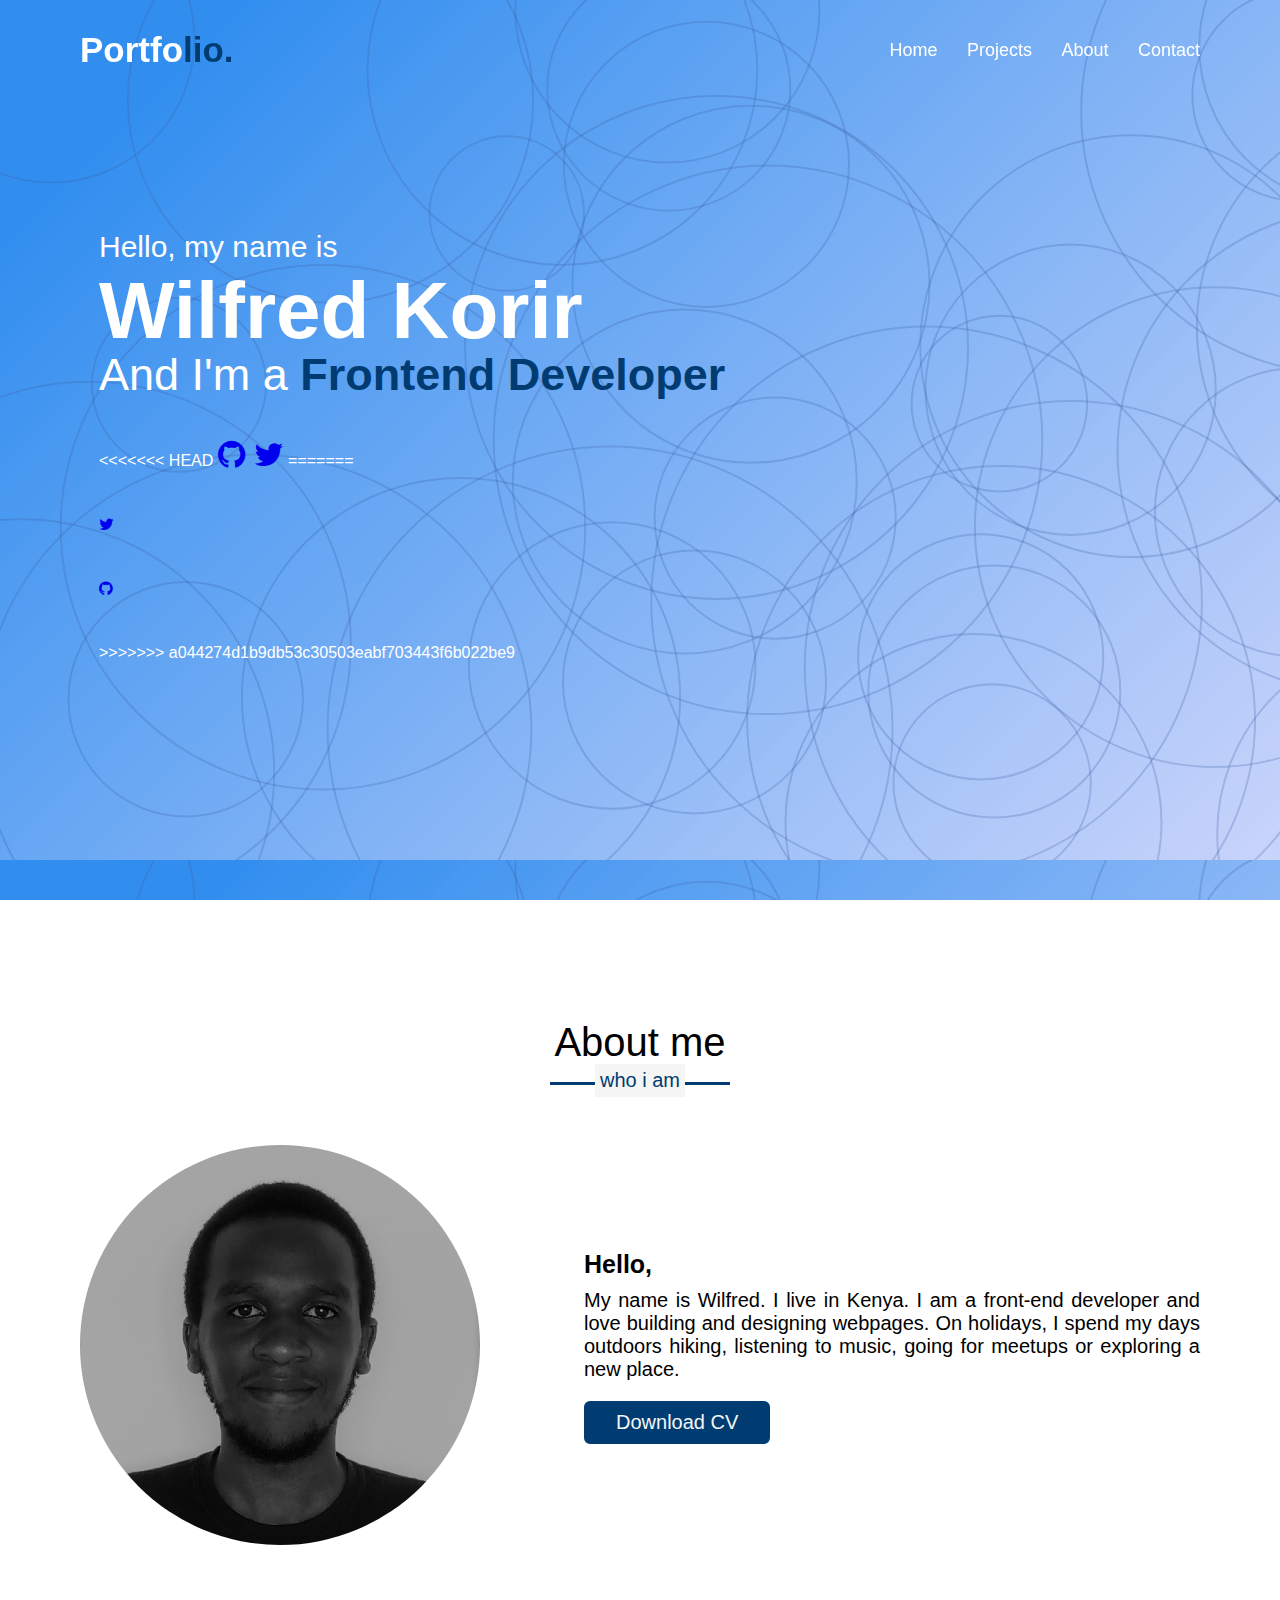
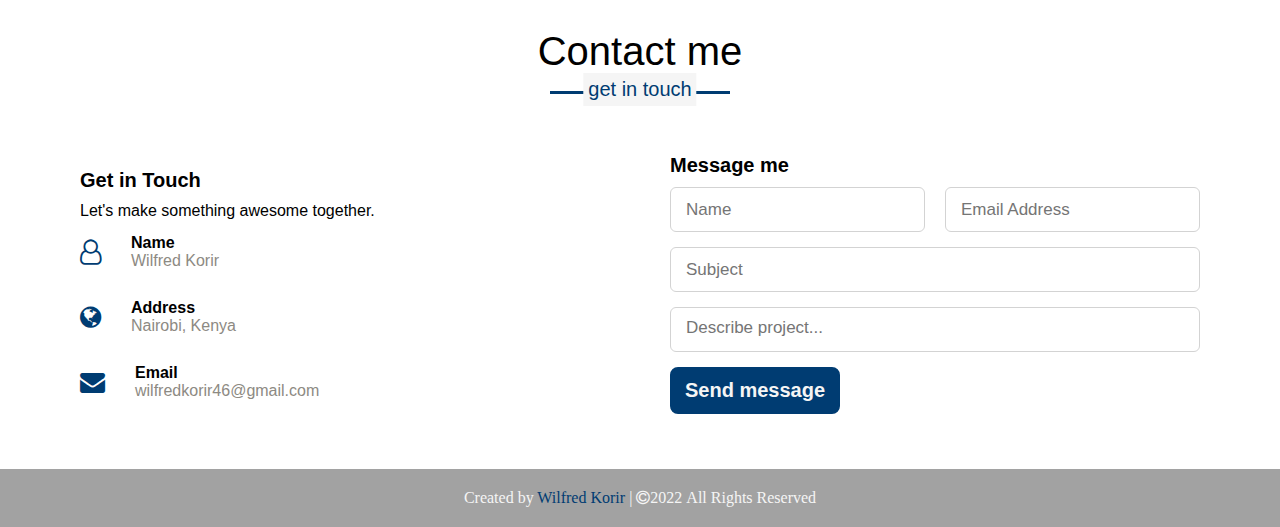
<file: index.html>
<!DOCTYPE html>
<html lang="en">
<!--This is the header section-->
<head>
    <meta charset="UTF-8">
    <meta http-equiv="X-UA-Compatible" content="IE=edge">
    <meta name="viewport" content="width=device-width, initial-scale=1.0">
    <link rel="stylesheet" href="/css/style.css">
    <link rel="preconnect" href="https://fonts.googleapis.com">
    <link rel="preconnect" href="https://fonts.gstatic.com">
    <link rel="stylesheet" href="https://cdnjs.cloudflare.com/ajax/libs/font-awesome/4.7.0/css/font-awesome.min.css">
    <script src="https://code.jquery.com/jquery-3.5.1.min.js"></script>
    <title>Wilfred Korir portfolio</title>
</head>
<!--This is the body section-->
<body>
    <!--scroll up button-->
    <div class="scroll-up-btn">
        <i class="fa fa-angle-up"></i>
    </div>
    <!--nav section-->
    <nav class="navbar">
        <div class="max-width">
            <div class="logo">
                <a href="#">Portfo<span>lio.</span></a>
            </div>
            <ul class="menu">
                <li><a href="#home" class="menu-btn">Home</a></li>
                <li><a href="#projects" class="menu-btn">Projects</a></li>
                <li><a href="#about" class="menu-btn">About</a></li>
                <li><a href="#contact" class="menu-btn">Contact</a></li>
            </ul>
        </div>
    </nav>

    <!--home section start-->
    <section class="home" id="home">
        <div class="max-width" id="max-width">
            <div class="home-content">
                <div class="text-1">Hello, my name is</div>
                <div class="text-2">Wilfred Korir</div>
                <div class="text-3">And I'm a <span>Frontend Developer</span></div>
            </div>
<<<<<<< HEAD
            <div class="home_icons">
                <a href="https://github.com/Will-KE"><i class="fa fa-github"></i></a>
                <a href="https://twitter.com/wilfred_korir"><i class="fa fa-twitter"></i></a>
            </div>
=======
            <div class="social_buttons">
                <div class="">
                    <a href="https://twitter.com/wilfred_korir" target="_blank"><i class="fa fa-twitter" aria-hidden="true"></i></a>  
                </div>
                <div class="">
                 <a href="https://github.com/Will-KE" target="_blank"><i class="fa fa-github"></i></a>
                </div>
            </div>   
>>>>>>> a044274d1b9db53c30503eabf703443f6b022be9
        </div>

    </section>

    <!--projects section start-->
    <section class="project">
        <div></div>
    </section>
    <!--about section start-->
    <section class="about" id="about">
        <div class="max-width">
            <h2 class="title">About me</h2>
            <div class="about-content">
                <div class="column left">
                    <img src="/images/pictures/wilfred_korir.jpg" alt="wilfred korir profile picture">
                </div>
                <div class="column right">
                    <div class="text">Hello,</div>
                    <p>My name is Wilfred. I live in Kenya. I am a front-end developer and love building and designing webpages. On holidays, I spend my days outdoors hiking, listening to music, going for meetups or exploring a new place. </p>
                    <a href="#">Download CV </a>
                </div>
            </div>
        </div>
    </section>

    <!--contact section start-->
    <section class="contact" id="contact">
        <div class="max-width">
            <h2 class="title">Contact me</h2>
            <div class="contact-content">
                <div class="column left">
                    <div class="text">Get in Touch</div>
                    <p>Let's make something awesome together. </p>

                    <div class="icons">
                        <div class="row">
                            <i class="fa fa-user-o"></i>
                            <div class="info ">
                                <div class="head">Name</div>
                                <div class="sub-title">Wilfred Korir</div>
                            </div>
                        </div>

                        <div class="row">
                            <i class="fa fa-globe"></i>
                            <div class="info">
                                <div class="head">Address</div>
                                <div class="sub-title">Nairobi, Kenya</div>
                            </div>
                        </div>

                        <div class="row">
                            <i class="fa fa-envelope"></i>
                            <div class="info ">
                                <div class="head">Email</div>
                                <div class="sub-title">wilfredkorir46@gmail.com</div>
                            </div>
                        </div>
                    </div>
                </div>
                <div class="column right">
                    <div class="text">Message me</div>
                    <form action="https://formspree.io/f/mnqyqnjl" method="POST" >
                        <div class="fields">
                            <div class="field name">
                                <input type="text" name="name" placeholder="Name" required>
                            </div>
                            <div class="field email">
                                <input type="email" name="email" placeholder="Email Address" required>
                            </div>
                        </div>
                        <div class="field">
                            <input type="text" name="subject" placeholder="Subject" required>
                        </div>
                        <div class="field textarea">
                            <textarea cols="30" rows="10" name="description"placeholder="Describe project..." required></textarea>
                        </div>
                        <div class="field button">
                            <button type="submit">Send message</button>
                        </div>

                    </form>
                </div>
            </div>
        </div>

    </section>

    <!--footer section start-->
    <footer>
        <span>Created by <a>Wilfred Korir</a> </span> | <span class="fa fa-copyright">2022 All Rights Reserved</span>
    </footer>

    <script src="script.js "></script>
</body>

</html>
</file>
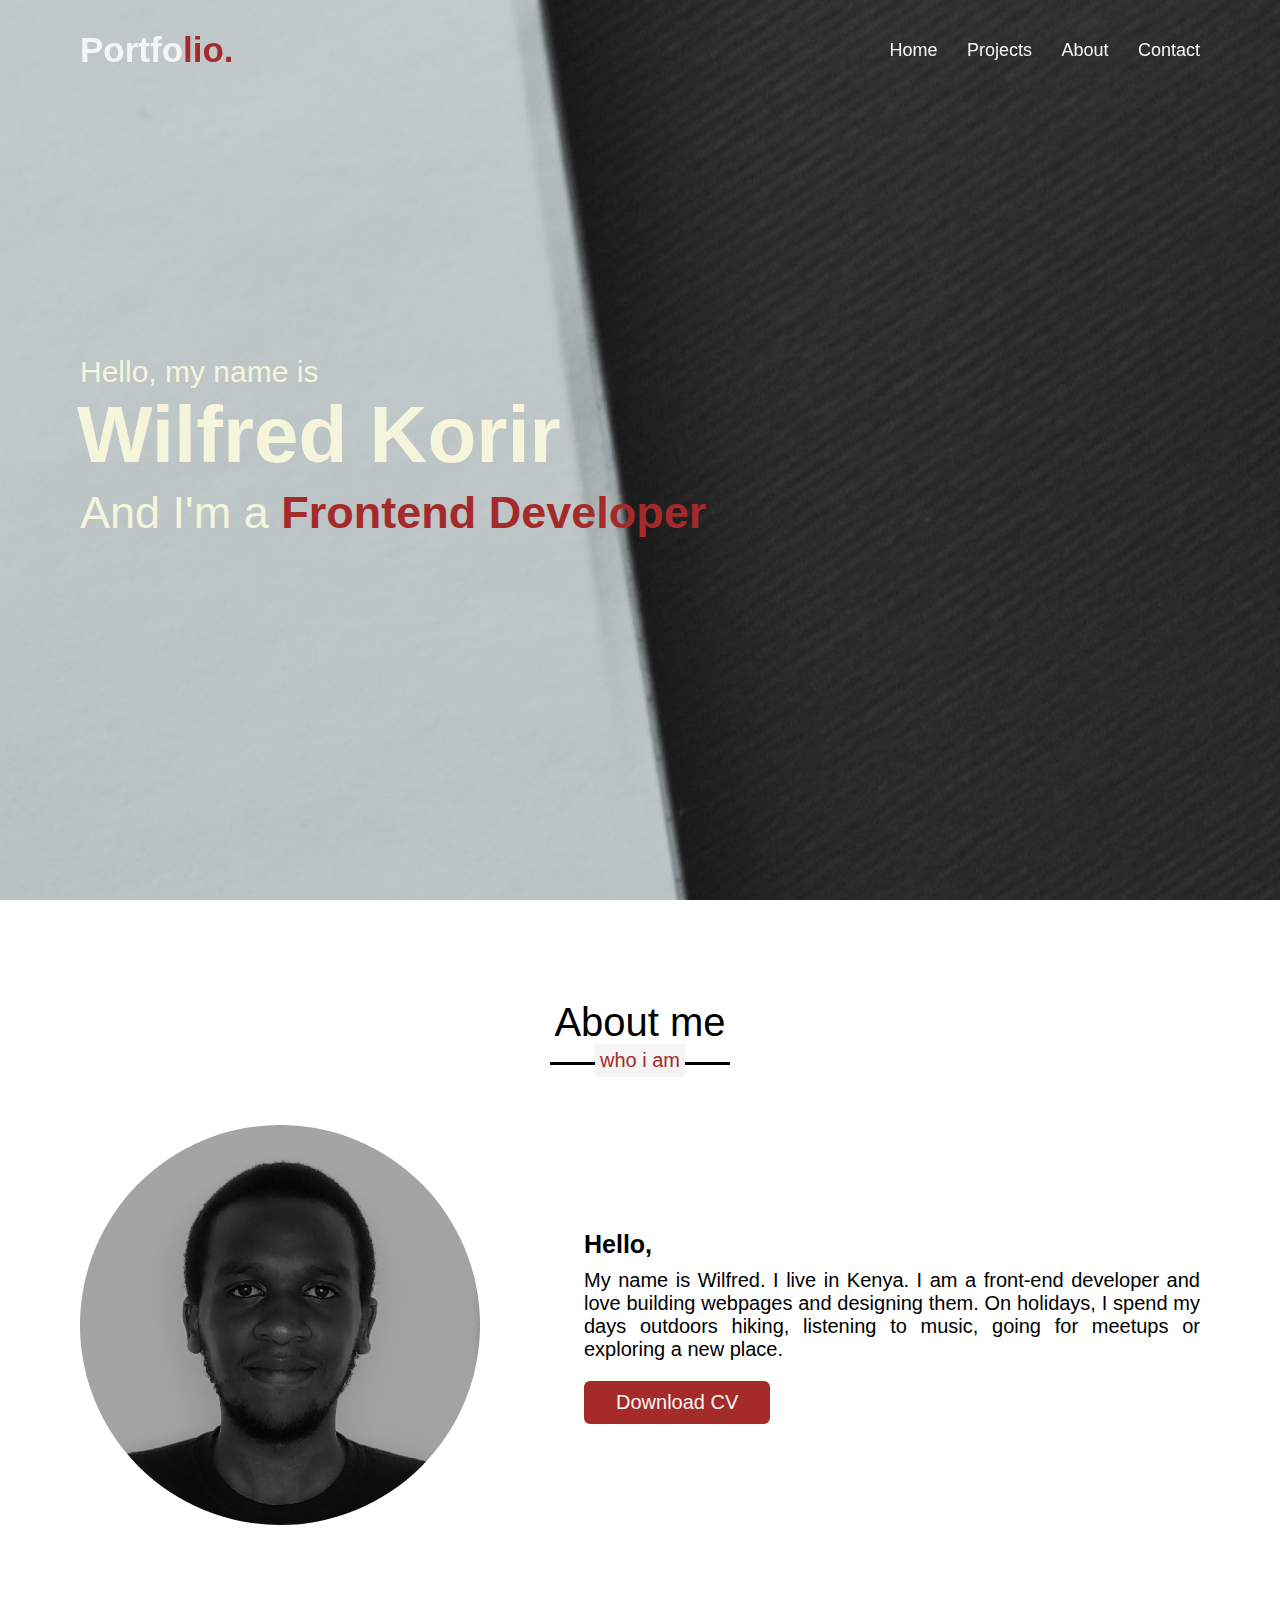
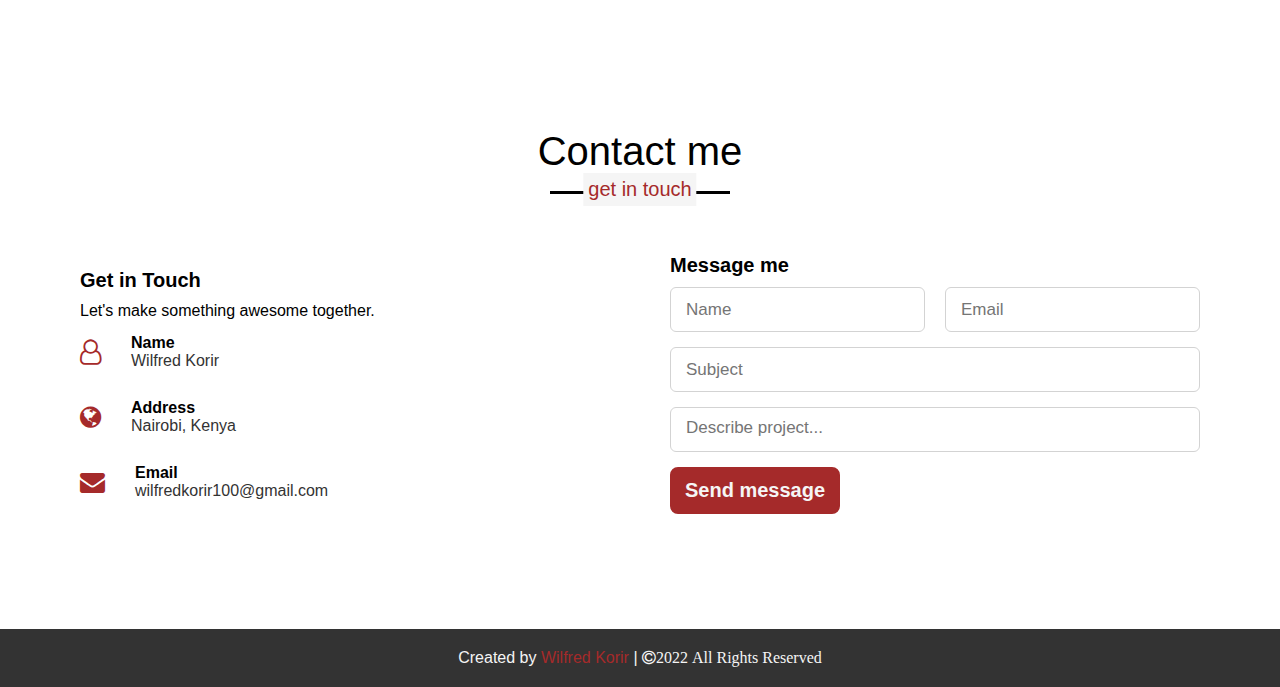
<file: portfolio/index.html>
<!DOCTYPE html>
<html lang="en">

<head>
    <meta charset="UTF-8">
    <meta http-equiv="X-UA-Compatible" content="IE=edge">
    <meta name="viewport" content="width=device-width, initial-scale=1.0">
    <link rel="stylesheet" href="css/style.css">
    <link rel="preconnect" href="https://fonts.googleapis.com">
    <link rel="preconnect" href="https://fonts.gstatic.com">
    <link rel="stylesheet" href="https://cdnjs.cloudflare.com/ajax/libs/font-awesome/4.7.0/css/font-awesome.min.css">
    <script src="https://code.jquery.com/jquery-3.5.1.min.js"></script>
    <title>Wilfred Korir portfolio</title>
</head>

<body>
    <!--scroll up button-->
    <div class="scroll-up-btn">
        <i class="fa fa-angle-up"></i>
    </div>
    <!--nav section-->
    <nav class="navbar">
        <div class="max-width">
            <div class="logo">
                <a href="#">Portfo<span>lio.</span></a>
            </div>
            <ul class="menu">
                <li><a href="#home" class="menu-btn">Home</a></li>
                <li><a href="#projects" class="menu-btn">Projects</a></li>
                <li><a href="#about" class="menu-btn">About</a></li>
                <li><a href="#contact" class="menu-btn">Contact</a></li>
            </ul>
            <div class="menu-btn">
                <i class="fa fa-bars"></i>
            </div>
        </div>
    </nav>

    <!--home section start-->
    <section class="home" id="home">
        <div class="max-width">
            <div class="home-content">
                <div class="text-1">Hello, my name is</div>
                <div class="text-2">Wilfred Korir</div>
                <div class="text-3">And I'm a <span>Frontend Developer</span></div>
            </div>
        </div>
    </section>

    <!--projects section start-->

    <!--about section start-->
    <section class="about" id="about">
        <div class="max-width">
            <h2 class="title">About me</h2>
            <div class="about-content">
                <div class="column left">
                    <img src="/images/pictures/wilfred_korir.jpg" alt="wilfred korir profile picture">
                </div>
                <div class="column right">
                    <div class="text">Hello,</div>
                    <p>My name is Wilfred. I live in Kenya. I am a front-end developer and love building webpages and designing them. On holidays, I spend my days outdoors hiking, listening to music, going for meetups or exploring a new place. </p>
                    <a href="#">Download CV </a>
                </div>
            </div>
        </div>
    </section>

    <!--contact section start-->
    <section class="contact" id="contact">
        <div class="max-width">
            <h2 class="title">Contact me</h2>
            <div class="contact-content">
                <div class="column left">
                    <div class="text">Get in Touch</div>
                    <p>Let's make something awesome together. </p>

                    <div class="icons">
                        <div class="row">
                            <i class="fa fa-user-o"></i>
                            <div class="info ">
                                <div class="head">Name</div>
                                <div class="sub-title">Wilfred Korir</div>
                            </div>
                        </div>

                        <div class="row">
                            <i class="fa fa-globe"></i>
                            <div class="info">
                                <div class="head">Address</div>
                                <div class="sub-title">Nairobi, Kenya</div>
                            </div>
                        </div>

                        <div class="row">
                            <i class="fa fa-envelope"></i>
                            <div class="info ">
                                <div class="head">Email</div>
                                <div class="sub-title">wilfredkorir100@gmail.com</div>
                            </div>
                        </div>
                    </div>
                </div>
                <div class="column right">
                    <div class="text">Message me</div>
                    <form action="#">
                        <div class="fields">
                            <div class="field name">
                                <input type="text" placeholder="Name" required>
                            </div>
                            <div class="field email">
                                <input type="email" placeholder="Email" required>
                            </div>
                        </div>
                        <div class="field">
                            <input type="text" placeholder="Subject" required>
                        </div>
                        <div class="field textarea">
                            <textarea cols="30" rows="10" placeholder="Describe project..." required></textarea>
                        </div>
                        <div class="field button">
                            <button type="submit">Send message</button>
                        </div>

                    </form>
                </div>
            </div>
        </div>

    </section>

    <!--footer section start-->
    <footer>
        <span>Created by <a>Wilfred Korir</a> </span> | <span class="fa fa-copyright">2022 All Rights Reserved</span>
    </footer>

    <script src="script.js "></script>
</body>

</html>
</file>
<file: css/style.css>
/*Default css settings*/

* {
    margin: 0;
    padding: 0;
    box-sizing: border-box;
    text-decoration: none;
}


/*This is the html scroll behaviour*/

html {
    scroll-behavior: smooth;
}

.max-width {
    max-width: 1300px;
    padding: 0 80px;
    margin: auto;
}


/* Nav section styling */

.navbar {
    position: fixed;
    width: 100%;
    padding: 30px 0;
    z-index: 99;
    font-family: "openSans", sans-serif;
    transition: all 0.3s ease;
}

.navbar.sticky {
    background: #A2A2A2;
    padding: 15px 0;
}

.navbar .max-width {
    display: flex;
    align-items: center;
    justify-content: space-between;
    color: #ffffff;
}

.navbar .logo a {
    color: #ffffff;
    font-size: 35px;
    font-weight: 600;
}

.navbar .logo a span {
    color: #003C72;
    transition: all .3s ease;
}

.navbar.sticky a span {
    color: #ffffff;
    transition: all 0.3s ease;
}

.navbar .menu li {
    list-style: none;
    display: inline-block;
}

.navbar .menu li a {
    display: block;
    color: #ffffff;
    font-size: 18px;
    font-weight: 500;
    margin-left: 25px;
    transition: color 0.3s ease;
}

.navbar .menu li a:hover {
    color: #003C72;
}


/*menu btn styling*/

.menu-btn {
    color: #212221;
    font-size: 24px;
    cursor: pointer;
    display: none;
}


/* home section styling*/

.home {
    display: flex;
    background-image: url("data:image/svg+xml,%3csvg xmlns='http://www.w3.org/2000/svg' version='1.1' xmlns:xlink='http://www.w3.org/1999/xlink' xmlns:svgjs='http://svgjs.com/svgjs' width='1440' height='860' preserveAspectRatio='none' viewBox='0 0 1440 860'%3e%3cg clip-path='url(%26quot%3b%23SvgjsClipPath5441%26quot%3b)' fill='none'%3e%3crect width='1440' height='860' x='0' y='0' fill='url(%23SvgjsLinearGradient5442)'%3e%3c/rect%3e%3ccircle r='143.335' cx='51' cy='39.25' stroke='%23365aa3' stroke-opacity='0.25' stroke-width='2'%3e%3c/circle%3e%3ccircle r='143.335' cx='612.12' cy='665.5' stroke='%23365aa3' stroke-opacity='0.25' stroke-width='2'%3e%3c/circle%3e%3ccircle r='152.025' cx='667.35' cy='10.53' stroke='%23365aa3' stroke-opacity='0.25' stroke-width='2'%3e%3c/circle%3e%3ccircle r='275.125' cx='256.19' cy='729.65' stroke='%23365aa3' stroke-opacity='0.25' stroke-width='2'%3e%3c/circle%3e%3ccircle r='158.47' cx='1357.8' cy='46.71' stroke='%23365aa3' stroke-opacity='0.25' stroke-width='2'%3e%3c/circle%3e%3ccircle r='126.03' cx='994.31' cy='691.56' stroke='%23365aa3' stroke-opacity='0.25' stroke-width='2'%3e%3c/circle%3e%3ccircle r='87.805' cx='999.4' cy='403.58' stroke='%23365aa3' stroke-opacity='0.25' stroke-width='2'%3e%3c/circle%3e%3ccircle r='261.895' cx='88.89' cy='643.57' stroke='%23365aa3' stroke-opacity='0.25' stroke-width='2'%3e%3c/circle%3e%3ccircle r='194.905' cx='562.41' cy='70' stroke='%23365aa3' stroke-opacity='0.25' stroke-width='2'%3e%3c/circle%3e%3ccircle r='219.105' cx='461.02' cy='696.98' stroke='%23365aa3' stroke-opacity='0.25' stroke-width='2'%3e%3c/circle%3e%3ccircle r='251.445' cx='716.55' cy='347.5' stroke='%23365aa3' stroke-opacity='0.25' stroke-width='2'%3e%3c/circle%3e%3ccircle r='253.56' cx='20.63' cy='772.74' stroke='%23365aa3' stroke-opacity='0.25' stroke-width='2'%3e%3c/circle%3e%3ccircle r='98.665' cx='992.14' cy='782.88' stroke='%23365aa3' stroke-opacity='0.25' stroke-width='2'%3e%3c/circle%3e%3ccircle r='117.235' cx='185.73' cy='699.22' stroke='%23365aa3' stroke-opacity='0.25' stroke-width='2'%3e%3c/circle%3e%3ccircle r='121.51' cx='668.78' cy='89.21' stroke='%23365aa3' stroke-opacity='0.25' stroke-width='2'%3e%3c/circle%3e%3ccircle r='145.165' cx='1070.61' cy='389.75' stroke='%23365aa3' stroke-opacity='0.25' stroke-width='2'%3e%3c/circle%3e%3ccircle r='142.595' cx='706.41' cy='164.33' stroke='%23365aa3' stroke-opacity='0.25' stroke-width='2'%3e%3c/circle%3e%3ccircle r='274.265' cx='768.02' cy='439.85' stroke='%23365aa3' stroke-opacity='0.25' stroke-width='2'%3e%3c/circle%3e%3ccircle r='282.48' cx='610.06' cy='729.02' stroke='%23365aa3' stroke-opacity='0.25' stroke-width='2'%3e%3c/circle%3e%3ccircle r='122.61' cx='980.67' cy='656.77' stroke='%23365aa3' stroke-opacity='0.25' stroke-width='2'%3e%3c/circle%3e%3ccircle r='178.575' cx='750.95' cy='284.24' stroke='%23365aa3' stroke-opacity='0.25' stroke-width='2'%3e%3c/circle%3e%3ccircle r='239.875' cx='1214.79' cy='527.03' stroke='%23365aa3' stroke-opacity='0.25' stroke-width='2'%3e%3c/circle%3e%3ccircle r='242.13' cx='1359.68' cy='450.67' stroke='%23365aa3' stroke-opacity='0.25' stroke-width='2'%3e%3c/circle%3e%3ccircle r='172' cx='684.76' cy='481.43' stroke='%23365aa3' stroke-opacity='0.25' stroke-width='2'%3e%3c/circle%3e%3ccircle r='105.765' cx='1298.14' cy='94.99' stroke='%23365aa3' stroke-opacity='0.25' stroke-width='2'%3e%3c/circle%3e%3ccircle r='224.2' cx='1421.08' cy='326.69' stroke='%23365aa3' stroke-opacity='0.25' stroke-width='2'%3e%3c/circle%3e%3ccircle r='262.245' cx='322.97' cy='527.25' stroke='%23365aa3' stroke-opacity='0.25' stroke-width='2'%3e%3c/circle%3e%3ccircle r='275.315' cx='926.58' cy='601.94' stroke='%23365aa3' stroke-opacity='0.25' stroke-width='2'%3e%3c/circle%3e%3ccircle r='262.425' cx='1343.61' cy='111.47' stroke='%23365aa3' stroke-opacity='0.25' stroke-width='2'%3e%3c/circle%3e%3ccircle r='266.345' cx='1071.12' cy='667.3' stroke='%23365aa3' stroke-opacity='0.25' stroke-width='2'%3e%3c/circle%3e%3ccircle r='131.48' cx='694.53' cy='681.94' stroke='%23365aa3' stroke-opacity='0.25' stroke-width='2'%3e%3c/circle%3e%3ccircle r='188.005' cx='973.49' cy='822.08' stroke='%23365aa3' stroke-opacity='0.25' stroke-width='2'%3e%3c/circle%3e%3ccircle r='77.23' cx='506.8' cy='213.49' stroke='%23365aa3' stroke-opacity='0.25' stroke-width='2'%3e%3c/circle%3e%3ccircle r='202.75' cx='330.53' cy='99.96' stroke='%23365aa3' stroke-opacity='0.25' stroke-width='2'%3e%3c/circle%3e%3ccircle r='253.945' cx='1001.09' cy='720.05' stroke='%23365aa3' stroke-opacity='0.25' stroke-width='2'%3e%3c/circle%3e%3ccircle r='120.56' cx='775.18' cy='518.12' stroke='%23365aa3' stroke-opacity='0.25' stroke-width='2'%3e%3c/circle%3e%3ccircle r='87.045' cx='178.98' cy='384.81' stroke='%23365aa3' stroke-opacity='0.25' stroke-width='2'%3e%3c/circle%3e%3ccircle r='195.44' cx='1412.64' cy='833.82' stroke='%23365aa3' stroke-opacity='0.25' stroke-width='2'%3e%3c/circle%3e%3ccircle r='210.885' cx='1131.16' cy='346.2' stroke='%23365aa3' stroke-opacity='0.25' stroke-width='2'%3e%3c/circle%3e%3ccircle r='144.525' cx='1299.39' cy='512.22' stroke='%23365aa3' stroke-opacity='0.25' stroke-width='2'%3e%3c/circle%3e%3c/g%3e%3cdefs%3e%3cclipPath id='SvgjsClipPath5441'%3e%3crect width='1440' height='860' x='0' y='0'%3e%3c/rect%3e%3c/clipPath%3e%3clinearGradient x1='10.07%25' y1='-16.86%25' x2='89.93%25' y2='116.86%25' gradientUnits='userSpaceOnUse' id='SvgjsLinearGradient5442'%3e%3cstop stop-color='rgba(49%2c 142%2c 239%2c 1)' offset='0.1'%3e%3c/stop%3e%3cstop stop-color='rgba(196%2c 208%2c 250%2c 0.92)' offset='0.93'%3e%3c/stop%3e%3c/linearGradient%3e%3c/defs%3e%3c/svg%3e");
    height: 100vh;
    color: #ffffff;
    min-height: 500px;
    font-family: 'openSans', sans-serif;
    padding-bottom: -90px !important;
    line-height: 4rem;
}

.home_icons {
    display: inline-block;
    font-size: 2rem;
    margin-top: 1rem;
    color: #FFFFFF;
    align-items: center;
}

#max-width {
    margin-left: 19px;
}

.home .max-width {
    margin: auto 0 auto 0px;
    padding-bottom: 0px;
}

.home .home-content .text-1 {
    font-size: 30px;
}

.home .home-content .text-2 {
    font-size: 80px;
    font-weight: 600;
    /* margin-left: -3px; */
}

.home .home-content .text-3 {
    font-size: 45px;
    /* margin: 6px 0; */
}

.home .home-content .text-3 span {
    color: #003C72;
    font-weight: 600;
}


/*all similar content styling code*/

section {
    padding: 40px 0;
    background-color: #FFFFFF;
}

.project,
.about,
.contact,
.service footer {
    font-family: 'poppins', sans-serif;
    color: #000000;
}

.project .project-content,
.about .about-content,
.contact .contact-content {
    display: flex;
    flex-wrap: wrap;
    align-items: center;
    justify-content: space-between;
}

section .title {
    position: relative;
    text-align: center;
    font-size: 40px;
    font-weight: 500;
    margin-bottom: 60px;
    padding-bottom: 20px;
    font-family: 'openSans', sans-serif;
}

section .title::before {
    content: "";
    position: absolute;
    bottom: 0px;
    left: 50%;
    width: 180px;
    height: 3px;
    background: #003C72;
    transform: translateX(-50%);
}

section .title::after {
    position: absolute;
    bottom: -12px;
    left: 50%;
    font-size: 20px;
    color: #003C72;
    padding: 5px;
    background: whitesmoke;
    transform: translateX(-50%);
}


/*projects section styling*/

.project .title::after {
    content: "Projects I have done";
}

.project .max-width .project-content .card {
    width: calc(33% - 20px);
    background-color: grey;
    color: antiquewhite;
}

.project .project-content.card {
    text-align: center;
    margin: 20px 0;
    padding: 50px 20px;
    box-shadow: 0 10px 10px rgba(0, 0, 0, 0.2);
}

.project .project-content .card:hover {
    color: lightblue;
}


/*about section styling*/

.about .title::after {
    content: "who i am";
}

.about .about-content .left {
    width: 45%;
}

.about .about-content .left img {
    height: 400px;
    width: 400px;
    object-fit: cover;
    border-radius: 70%;
}

.about .about-content .right {
    width: 55%;
}

.about .about-content .right .text {
    font-size: 25px;
    font-weight: 600;
    margin-bottom: 10px;
}

.about .about-content .right p {
    text-align: justify;
    font-size: 20px;
}

.about .about-content .right a {
    display: inline-block;
    background-color: #003C72;
    color: whitesmoke;
    font-size: 20px;
    font-weight: 500;
    padding: 8px 30px;
    margin-top: 20px;
    border-radius: 6px;
    border: 2px solid #003C72;
    transition: all 0.3s ease;
}

.about .about-content .right a:hover {
    color: #003C72;
    background: none;
}


/*contact section styling*/

.contact .title::after {
    content: "get in touch";
}

.contact .contact-content .column {
    width: calc(50% - 30px);
}

.contact .contact-content .text {
    font-size: 20px;
    font-weight: 600;
    margin-bottom: 10px;
}

.contact .contact-content .left p {
    text-align: justify;
}

.contact .contact-content .left .icon {
    margin: 10px 0;
    font-size: 25px;
}

.contact .contact-content .row {
    display: flex;
    height: 65px;
    align-items: center;
}

.contact .contact-content .row .info {
    margin-left: 30px;
}

.contact .contact-content .row i {
    font-size: 25px;
    color: #003C72;
}

.contact .contact-content .info .head {
    font-weight: 600;
}

.contact .contact-content .info .sub-title {
    color: rgb(141, 138, 131);
}

.contact .right form .fields {
    display: flex;
}

.contact .right form .field,
.contact .right form .fields .field {
    height: 45px;
    width: 100%;
    margin-bottom: 15px;
}

.contact .right form textarea {
    height: 80px;
    width: 100%;
}

.contact .right form .name {
    margin-right: 10px;
}

.contact .right form .email {
    margin-left: 10px;
}

.contact .right form .field input,
.contact .right form .textarea textarea {
    height: 100%;
    width: 100%;
    border: 1px solid lightgray;
    border-radius: 6px;
    outline: none;
    padding: 0 15px;
    font-size: 17px;
    font-family: 'poppins', sans-serif;
}

.contact .right form .textarea textarea {
    padding-top: 10px;
    resize: none;
}

.contact .right form .button {
    height: 47px;
    width: 170px;
}

.contact .right form .button button {
    width: 100%;
    height: 100%;
    border: 2px solid #003C72;
    background-color: #003C72;
    color: whitesmoke;
    font-size: 20px;
    font-weight: 600;
    border-radius: 8px;
    cursor: pointer;
    transition: all 0.3s ease;
}

.contact .right form .button button:hover {
    color: #003C72;
    background: none;
}


/*footer section styling*/

footer {
    background: #A2A2A2;
    padding: 20px 0;
    color: whitesmoke;
    text-align: center;
}

footer span a {
    color: #003C72;
}

footer span a:hover {
    background: none;
    color: whitesmoke;
}

.scroll-up-btn {
    position: fixed;
    height: 45px;
    width: 42px;
    background: #003C72;
    right: 30px;
    bottom: 10px;
    text-align: center;
    line-height: 45px;
    color: whitesmoke;
    z-index: 9999;
    font-size: 30px;
    border-radius: 8px;
    cursor: pointer;
    opacity: 0;
    pointer-events: none;
    transition: all 0.3s ease;
}

.scroll-up-btn.show {
    bottom: 30px;
    opacity: 1;
    pointer-events: auto;
}


/*responsive media query start*/

@media (max-width: 1300px) {
    .home .max-width {
        margin-left: 0px;
    }
}

@media (max-width: 1104px) {
    .about .about-content .left img {
        height: 350px;
        width: 350px;
        line-height: 3.6rem;
    }
}

@media (max-width: 991px) {
    .max-width {
        padding: 0 50px;
    }
}

@media (max-width: 947px) {
    .max-width {
        padding: 5px 50px;
    }
    .menu-btn {
        display: block;
        z-index: 999;
    }
    .menu-btn i.active::before {
        content: "\f00d";
    }
    .navbar .menu {
        position: fixed;
        height: 100vh;
        width: 100%;
        left: -100%;
        top: 0;
        background-color: black;
        text-align: center;
        padding-top: 80px;
        transition: all 0.3s ease;
    }
    .navbar .menu.active {
        left: 0;
    }
    .navbar .menu li {
        display: block;
    }
    .navbar .menu li a {
        display: inline-block;
        margin: 20px 0;
        font-size: 25px;
    }
    .home .home-content .text-2 {
        font-size: 70px;
    }
    .home .home-content .text-3 {
        font-size: 35px;
    }
    .max-width {
        max-width: 800px;
    }
    .about .about-content .column,
    .contact .contact-content .column {
        width: 100%;
    }
    .about .about-content .left {
        display: flex;
        justify-content: center;
        margin: 0 auto 60px;
    }
    .about .about-content .right {
        flex: 100%;
    }
}

@media (max-width: 690px) {
    .max-width {
        padding: 0 22px;
    }
    .home .home-content .text-2 {
        font-size: 60px;
    }
    .home .home-content .text-3 {
        font-size: 32px;
    }
}

@media (max-width: 500px) {
    #home {
        height: 10vh;
        line-height: 5rem;
    }
    .home .home-content .text-2 {
        font-size: 50px;
    }
    .home .home-content .text-3 {
        font-size: 25px;
    }
    .about .about-content .column {
        width: 100%;
    }
}
</file>
<file: portfolio/css/style.css>
* {
        margin: 0;
        padding: 0;
        box-sizing: border-box;
        text-decoration: none;
    }
    
    html {
        scroll-behavior: smooth;
    }
    
    .max-width {
        max-width: 1300px;
        padding: 0 80px;
        margin: auto;
    }
    /* Nav section styling */
    
    .navbar {
        position: fixed;
        width: 100%;
        padding: 30px 0;
        z-index: 99;
        font-family: "openSans", sans-serif;
        transition: all 0.3s ease;
    }
    
    .navbar.sticky {
        background: rgb(187, 186, 166);
        padding: 15px 0;
    }
    
    .navbar .max-width {
        display: flex;
        align-items: center;
        justify-content: space-between;
        color: whitesmoke;
    }
    
    .navbar .logo a {
        color: whitesmoke;
        font-size: 35px;
        font-weight: 600;
    }
    
    .navbar .logo a span {
        color: brown;
        transition: all .3s ease;
    }
    
    .navbar.sticky a span {
        color: whitesmoke;
        transition: all 0.3s ease;
    }
    
    .navbar .menu li {
        list-style: none;
        display: inline-block;
    }
    
    .navbar .menu li a {
        display: block;
        color: whitesmoke;
        font-size: 18px;
        font-weight: 500;
        margin-left: 25px;
        transition: color 0.3s ease;
    }
    
    .navbar .menu li a:hover {
        color: brown;
    }
    /*menu btn styling*/
    
    .menu-btn {
        color: whitesmoke;
        font-size: 24px;
        cursor: pointer;
        display: none;
    }
    /* home section styling*/
    
    .home {
        display: flex;
        background: url(/images/background/background-image.jpg) no-repeat center;
        height: 100vh;
        color: beige;
        min-height: 500px;
        font-family: 'openSans', sans-serif;
    }
    
    .home .max-width {
        margin: auto 0 auto 40px;
    }
    
    .home .home-content .text-1 {
        font-size: 30px;
    }
    
    .home .home-content .text-2 {
        font-size: 80px;
        font-weight: 600;
        margin-left: -3px;
    }
    
    .home .home-content .text-3 {
        font-size: 45px;
        margin: 6px 0;
    }
    
    .home .home-content .text-3 span {
        color: brown;
        font-weight: 600;
    }
    /*projects section styling*/
    /*all similar content styling code*/
    
    section {
        padding: 100px 0;
    }
    
    .about,
    .contact,
    footer {
        font-family: 'poppins', sans-serif;
    }
    
    .about .about-content,
    .contact .contact-content {
        display: flex;
        flex-wrap: wrap;
        align-items: center;
        justify-content: space-between;
    }
    
    section .title {
        position: relative;
        text-align: center;
        font-size: 40px;
        font-weight: 500;
        margin-bottom: 60px;
        padding-bottom: 20px;
        font-family: 'openSans', sans-serif;
    }
    
    section .title::before {
        content: "";
        position: absolute;
        bottom: 0px;
        left: 50%;
        width: 180px;
        height: 3px;
        background: black;
        transform: translateX(-50%);
    }
    
    section .title::after {
        position: absolute;
        bottom: -12px;
        left: 50%;
        font-size: 20px;
        color: brown;
        padding: 5px;
        background: whitesmoke;
        transform: translateX(-50%);
    }
    /*about section styling*/
    
    .about .title::after {
        content: "who i am";
    }
    
    .about .about-content .left {
        width: 45%;
    }
    
    .about .about-content .left img {
        height: 400px;
        width: 400px;
        object-fit: cover;
        border-radius: 70%;
    }
    
    .about .about-content .right {
        width: 55%;
    }
    
    .about .about-content .right .text {
        font-size: 25px;
        font-weight: 600;
        margin-bottom: 10px;
    }
    
    .about .about-content .right p {
        text-align: justify;
        font-size: 20px;
    }
    
    .about .about-content .right a {
        display: inline-block;
        background-color: brown;
        color: whitesmoke;
        font-size: 20px;
        font-weight: 500;
        padding: 8px 30px;
        margin-top: 20px;
        border-radius: 6px;
        border: 2px solid brown;
        transition: all 0.3s ease;
    }
    
    .about .about-content .right a:hover {
        color: brown;
        background: none;
    }
    /*contact section styling*/
    
    .contact .title::after {
        content: "get in touch";
    }
    
    .contact .contact-content .column {
        width: calc(50% - 30px);
    }
    
    .contact .contact-content .text {
        font-size: 20px;
        font-weight: 600;
        margin-bottom: 10px;
    }
    
    .contact .contact-content .left p {
        text-align: justify;
    }
    
    .contact .contact-content .left .icon {
        margin: 10px 0;
    }
    
    .contact .contact-content .row {
        display: flex;
        height: 65px;
        align-items: center;
    }
    
    .contact .contact-content .row .info {
        margin-left: 30px;
    }
    
    .contact .contact-content .row i {
        font-size: 25px;
        color: brown;
    }
    
    .contact .contact-content .info .head {
        font-weight: 600;
    }
    
    .contact .contact-content .info .sub-title {
        color: #333;
    }
    
    .contact .right form .fields {
        display: flex;
    }
    
    .contact .right form .field,
    .contact .right form .fields .field {
        height: 45px;
        width: 100%;
        margin-bottom: 15px;
    }
    
    .contact .right form textarea {
        height: 80px;
        width: 100%;
    }
    
    .contact .right form .name {
        margin-right: 10px;
    }
    
    .contact .right form .email {
        margin-left: 10px;
    }
    
    .contact .right form .field input,
    .contact .right form .textarea textarea {
        height: 100%;
        width: 100%;
        border: 1px solid lightgray;
        border-radius: 6px;
        outline: none;
        padding: 0 15px;
        font-size: 17px;
        font-family: 'poppins', sans-serif;
    }
    
    .contact .right form .textarea textarea {
        padding-top: 10px;
        resize: none;
    }
    
    .contact .right form .button {
        height: 47px;
        width: 170px;
    }
    
    .contact .right form .button button {
        width: 100%;
        height: 100%;
        border: 2px solid brown;
        background-color: brown;
        color: whitesmoke;
        font-size: 20px;
        font-weight: 600;
        border-radius: 8px;
        cursor: pointer;
        transition: all 0.3s ease;
    }
    
    .contact .right form .button button:hover {
        color: brown;
        background: none;
    }
    /*contact section styling*/
    
    footer {
        background: #333;
        padding: 20px 0;
        color: whitesmoke;
        text-align: center;
    }
    
    footer span a {
        color: brown;
    }
    
    footer span a:hover {
        background: none;
        color: whitesmoke;
    }
    
    .scroll-up-btn {
        position: fixed;
        height: 45px;
        width: 42px;
        background: brown;
        right: 30px;
        bottom: 10px;
        text-align: center;
        line-height: 45px;
        color: whitesmoke;
        z-index: 9999;
        font-size: 30px;
        border-radius: 8px;
        cursor: pointer;
        opacity: 0;
        pointer-events: none;
        transition: all 0.3s ease;
    }
    
    .scroll-up-btn.show {
        bottom: 30px;
        opacity: 1;
        pointer-events: auto;
    }
    /*responsive media query start*/
    
    @media (max-width: 1300px) {
        .home .max-width {
            margin-left: 0px;
        }
    }
    
    @media (max-width: 1104px) {
        .about .about-content .left img {
            height: 350px;
            width: 350px;
        }
    }
    
    @media (max-width: 991px) {
        .max-width {
            padding: 0 50px;
        }
    }
    
    @media (max-width: 947px) {
        .max-width {
            padding: 5px 50px;
        }
        .menu-btn {
            display: block;
            z-index: 999;
        }
        .menu-btn i.active::before {
            content: "\f00d";
        }
        .navbar .menu {
            position: fixed;
            height: 100vh;
            width: 100%;
            left: -100%;
            top: 0;
            background-color: black;
            text-align: center;
            padding-top: 80px;
            transition: all 0.3s ease;
        }
        .navbar .menu.active {
            left: 0;
        }
        .navbar .menu li {
            display: block;
        }
        .navbar .menu li a {
            display: inline-block;
            margin: 20px 0;
            font-size: 25px;
        }
        .home .home-content .text-2 {
            font-size: 70px;
        }
        .home .home-content .text-3 {
            font-size: 35px;
        }
        .max-width {
            max-width: 800px;
        }
        .about .about-content .column,
        .contact .contact-content .column {
            width: 100%;
        }
        .about .about-content .left {
            display: flex;
            justify-content: center;
            margin: 0 auto 60px;
        }
        .about .about-content .right {
            flex: 100%;
        }
    }
    
    @media (max-width: 690px) {
        .max-width {
            padding: 0 22px;
        }
        .home .home-content .text-2 {
            font-size: 60px;
        }
        .home .home-content .text-3 {
            font-size: 32px;
        }
    }
    
    @media (max-width: 500px) {
        .home .home-content .text-2 {
            font-size: 50px;
        }
        .home .home-content .text-3 {
            font-size: 25px;
        }
        .about .about-content .column {
            width: 100%;
        }
    }
</file>
